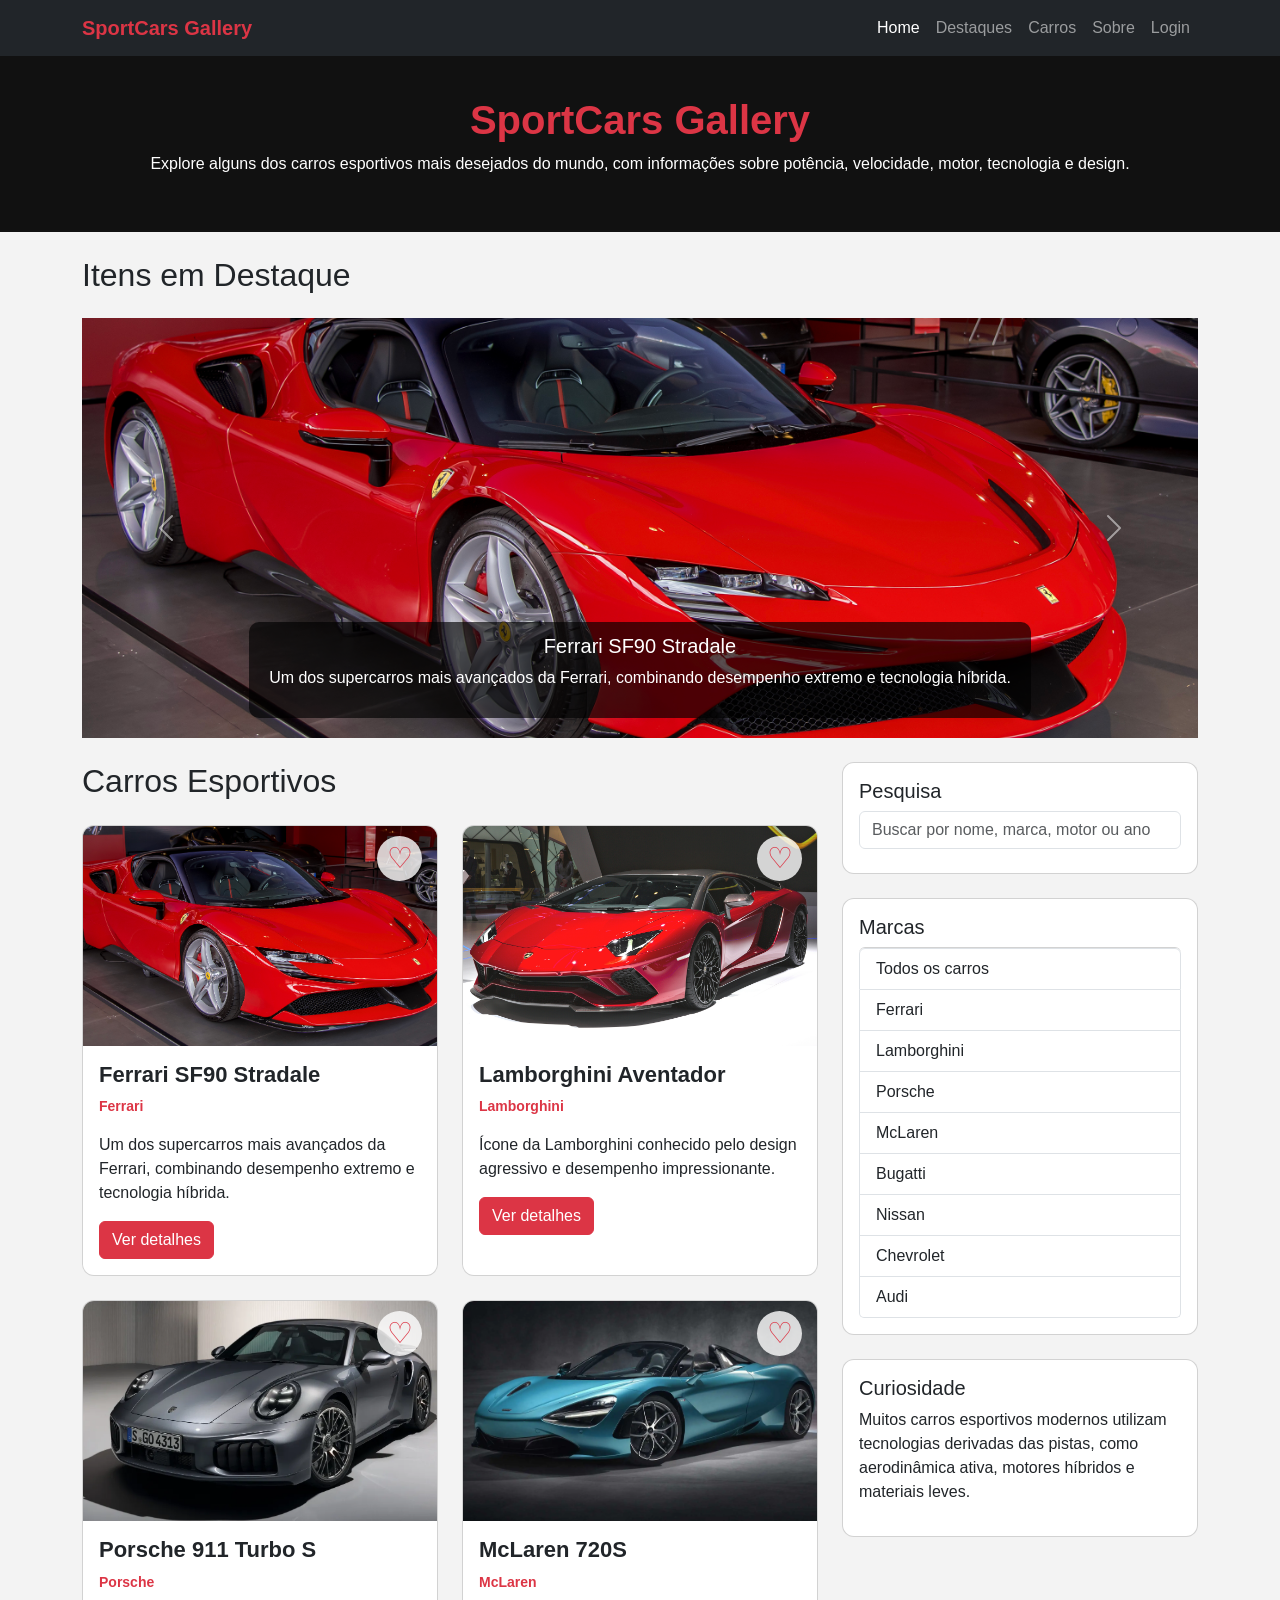
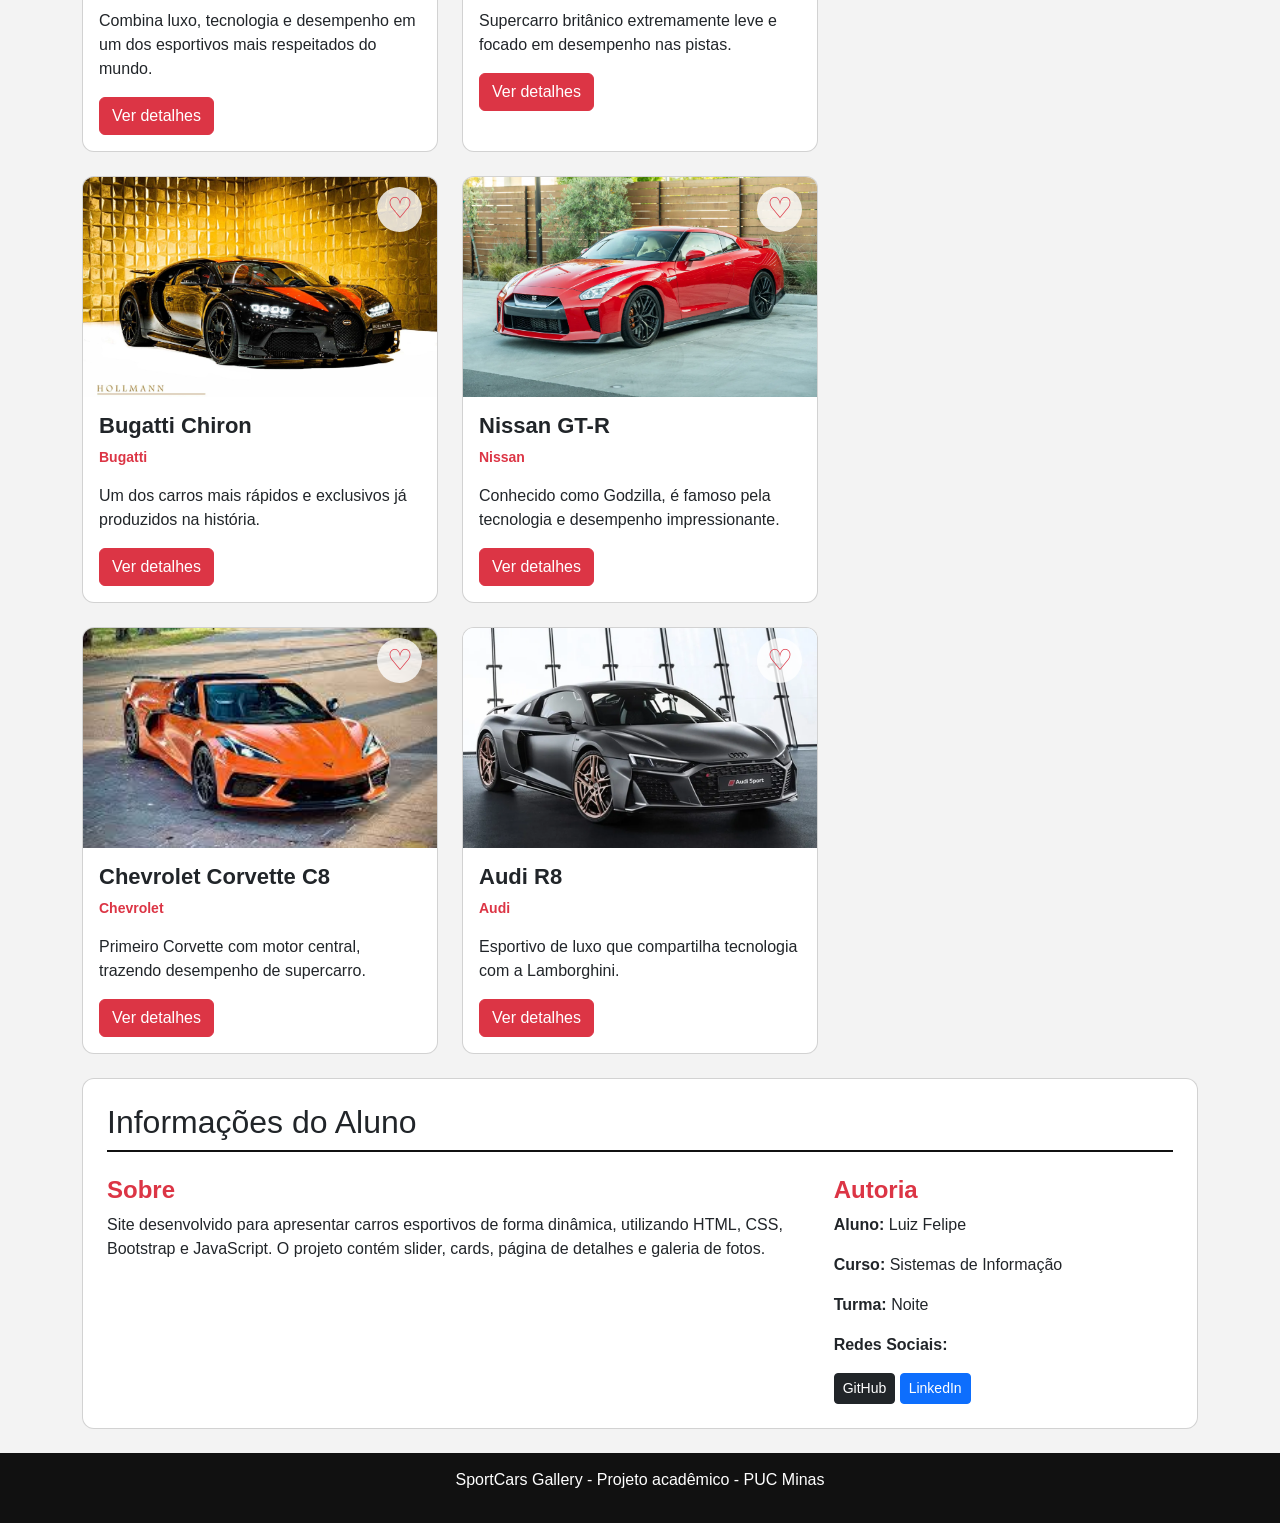
<file: index.html>
<!DOCTYPE html>
<html lang="pt-BR">
<head>
  <meta charset="UTF-8">
  <meta name="viewport" content="width=device-width, initial-scale=1.0">
  <title>SportCars Gallery</title>

  <link href="https://cdn.jsdelivr.net/npm/bootstrap@5.3.0/dist/css/bootstrap.min.css" rel="stylesheet">
  <link rel="stylesheet" href="css/style.css">
</head>
<body>

  <header>
    <nav class="navbar navbar-expand-md navbar-dark bg-dark">
      <div class="container">
        <a class="navbar-brand text-danger fw-bold" href="index.html">SportCars Gallery</a>

        <button class="navbar-toggler" type="button" data-bs-toggle="collapse" data-bs-target="#menuPrincipal">
          <span class="navbar-toggler-icon"></span>
        </button>

        <div class="collapse navbar-collapse justify-content-end" id="menuPrincipal">
          <ul class="navbar-nav">
            <li class="nav-item"><a class="nav-link active" href="index.html">Home</a></li>
            <li class="nav-item"><a class="nav-link" href="#destaques">Destaques</a></li>
            <li class="nav-item"><a class="nav-link" href="#carros">Carros</a></li>
            <li class="nav-item"><a class="nav-link" href="#sobre">Sobre</a></li>
            
            <li class="nav-item d-none" id="nav-cadastro"><a class="nav-link text-warning" href="cadastro_itens.html">Cadastro (Admin)</a></li>
            <li class="nav-item d-none" id="nav-favoritos"><a class="nav-link text-danger" href="favoritos.html">Favoritos</a></li>
            <li class="nav-item" id="nav-login"><a class="nav-link" href="login.html">Login</a></li>
            <li class="nav-item d-none" id="nav-logout"><a class="nav-link" href="#" onclick="fazerLogout()">Logout</a></li>
          </ul>
        </div>
      </div>
    </nav>
  </header>

  <main>

    <section class="introducao">
      <div class="container">
        <h1>SportCars Gallery</h1>
        <p>
          Explore alguns dos carros esportivos mais desejados do mundo, com informações sobre
          potência, velocidade, motor, tecnologia e design.
        </p>
      </div>
    </section>

    <section id="destaques" class="container mt-4"></section>

    <div class="container mt-4">
      <div class="row">

        <main class="col-md-8">
          <section id="carros">
            <h2 class="mb-4">Carros Esportivos</h2>
            <div class="row g-4" id="lista-posts"></div>
          </section>
        </main>

        <aside class="col-md-4">
          <div class="card p-3 mb-4">
            <h5>Pesquisa</h5>
            <input
  type="text"
  id="campo-pesquisa"
  class="form-control mb-2"
  placeholder="Buscar por nome, marca, motor ou ano">
          </div>

          <div class="card p-3 mb-4">
            <h5>Marcas</h5>
            <ul class="list-group">
                <li class="list-group-item marca-filtro" data-marca="Todos">Todos os carros</li>
                <li class="list-group-item marca-filtro" data-marca="Ferrari">Ferrari</li>
                <li class="list-group-item marca-filtro" data-marca="Lamborghini">Lamborghini</li>
                <li class="list-group-item marca-filtro" data-marca="Porsche">Porsche</li>
                <li class="list-group-item marca-filtro" data-marca="McLaren">McLaren</li>
                <li class="list-group-item marca-filtro" data-marca="Bugatti">Bugatti</li>
                <li class="list-group-item marca-filtro" data-marca="Nissan">Nissan</li>
                <li class="list-group-item marca-filtro" data-marca="Chevrolet">Chevrolet</li>
                <li class="list-group-item marca-filtro" data-marca="Audi">Audi</li>
            </ul>
          </div>

          <div class="card p-3 mb-4">
            <h5>Curiosidade</h5>
            <p>
              Muitos carros esportivos modernos utilizam tecnologias derivadas das pistas,
              como aerodinâmica ativa, motores híbridos e materiais leves.
            </p>
          </div>
        </aside>

      </div>
    </div>

  <section id="sobre" class="container mt-4 mb-4">
  <div class="card p-4">

    <h2>Informações do Aluno</h2>

    <div class="row mt-3">

      <div class="col-md-8">
        <h4>Sobre</h4>
        <p>
          Site desenvolvido para apresentar carros esportivos de forma dinâmica,
          utilizando HTML, CSS, Bootstrap e JavaScript. O projeto contém slider,
          cards, página de detalhes e galeria de fotos.
        </p>
      </div>

      <div class="col-md-4">
        <h4>Autoria</h4>

        <p><strong>Aluno:</strong> Luiz Felipe</p>
        <p><strong>Curso:</strong> Sistemas de Informação</p>
        <p><strong>Turma:</strong> Noite</p>

        <p><strong>Redes Sociais:</strong></p>
        <a href="https://github.com/luizfelipee24423-a11y" class="btn btn-dark btn-sm" target="_blank">GitHub</a>
        <a href="https://www.linkedin.com/in/luizfbrito/" class="btn btn-primary btn-sm" target="_blank">LinkedIn</a>
      </div>

    </div>

  </div>
</section>

  </main>

  <footer class="rodape">
    <p>SportCars Gallery - Projeto acadêmico - PUC Minas</p>
  </footer>

  <script src="https://cdn.jsdelivr.net/npm/bootstrap@5.3.0/dist/js/bootstrap.bundle.min.js"></script>
  <script src="js/app.js"></script>

</body>
</html>
</file>
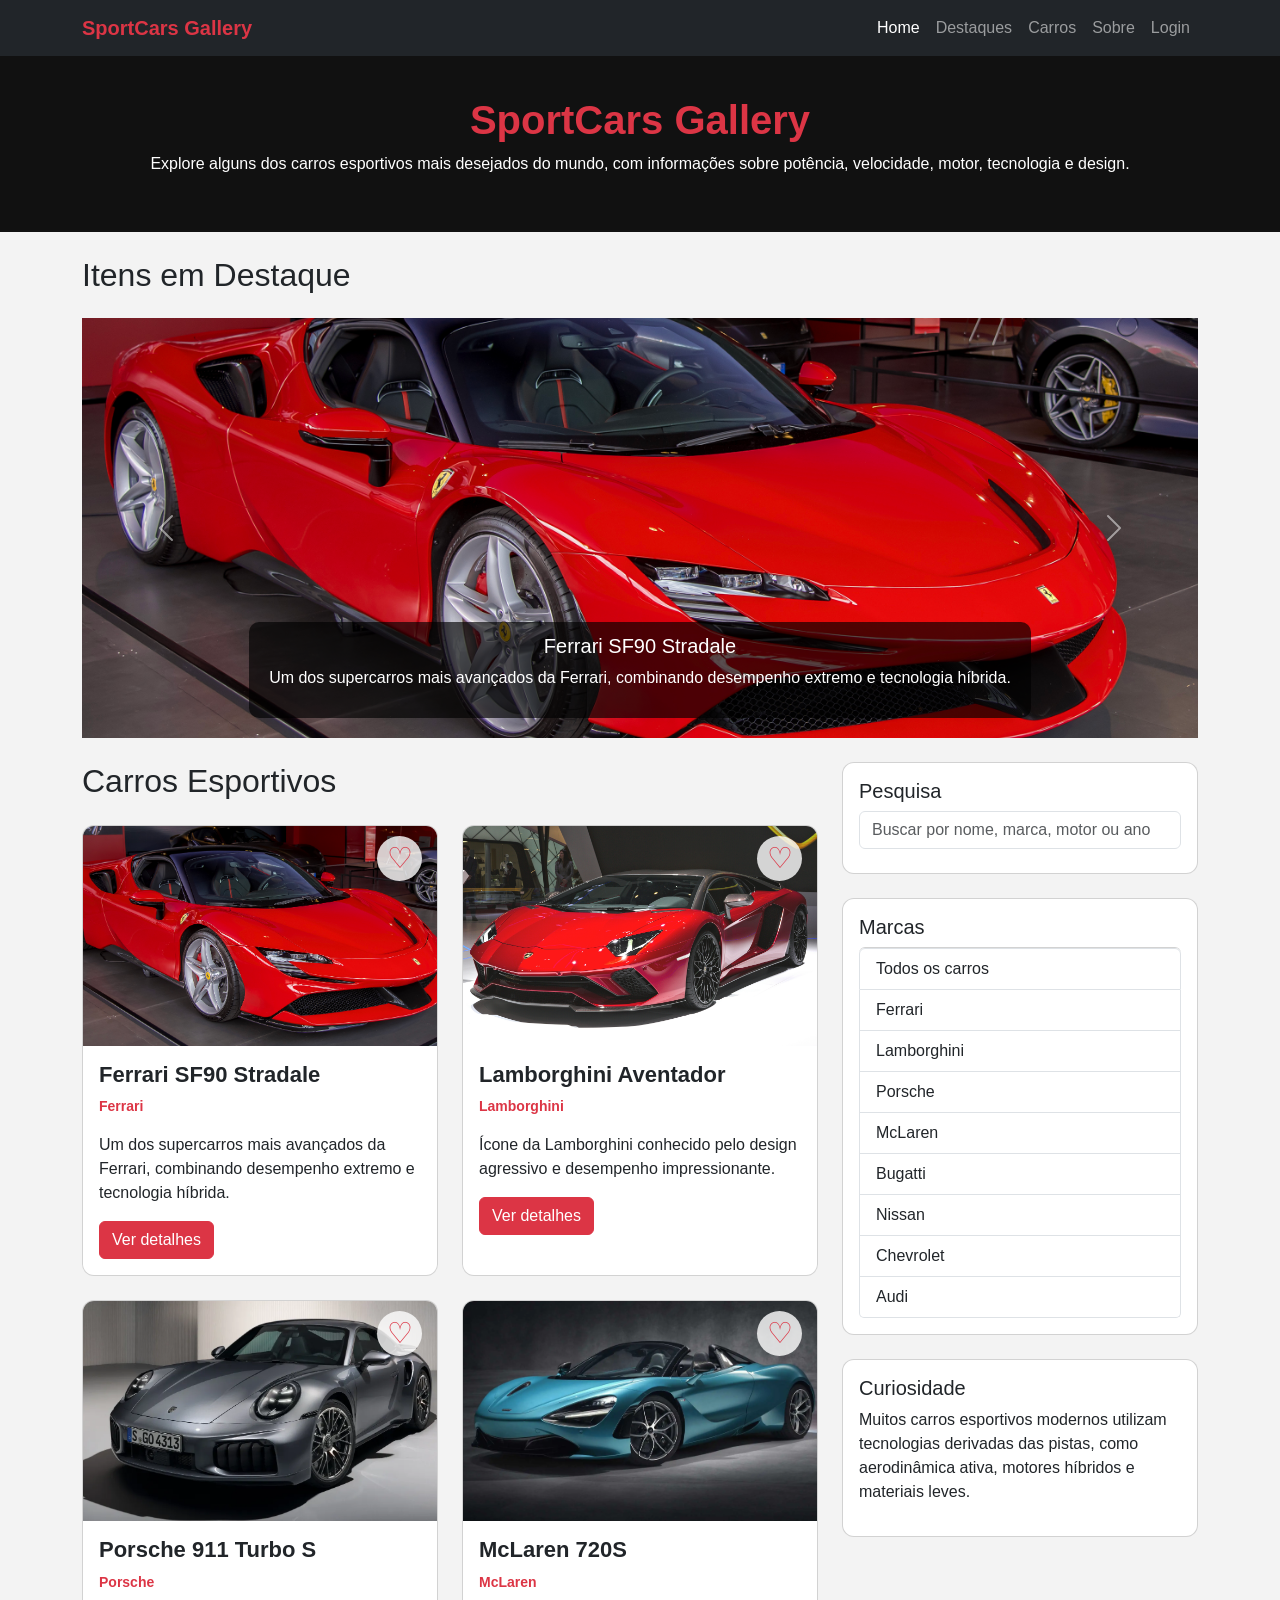
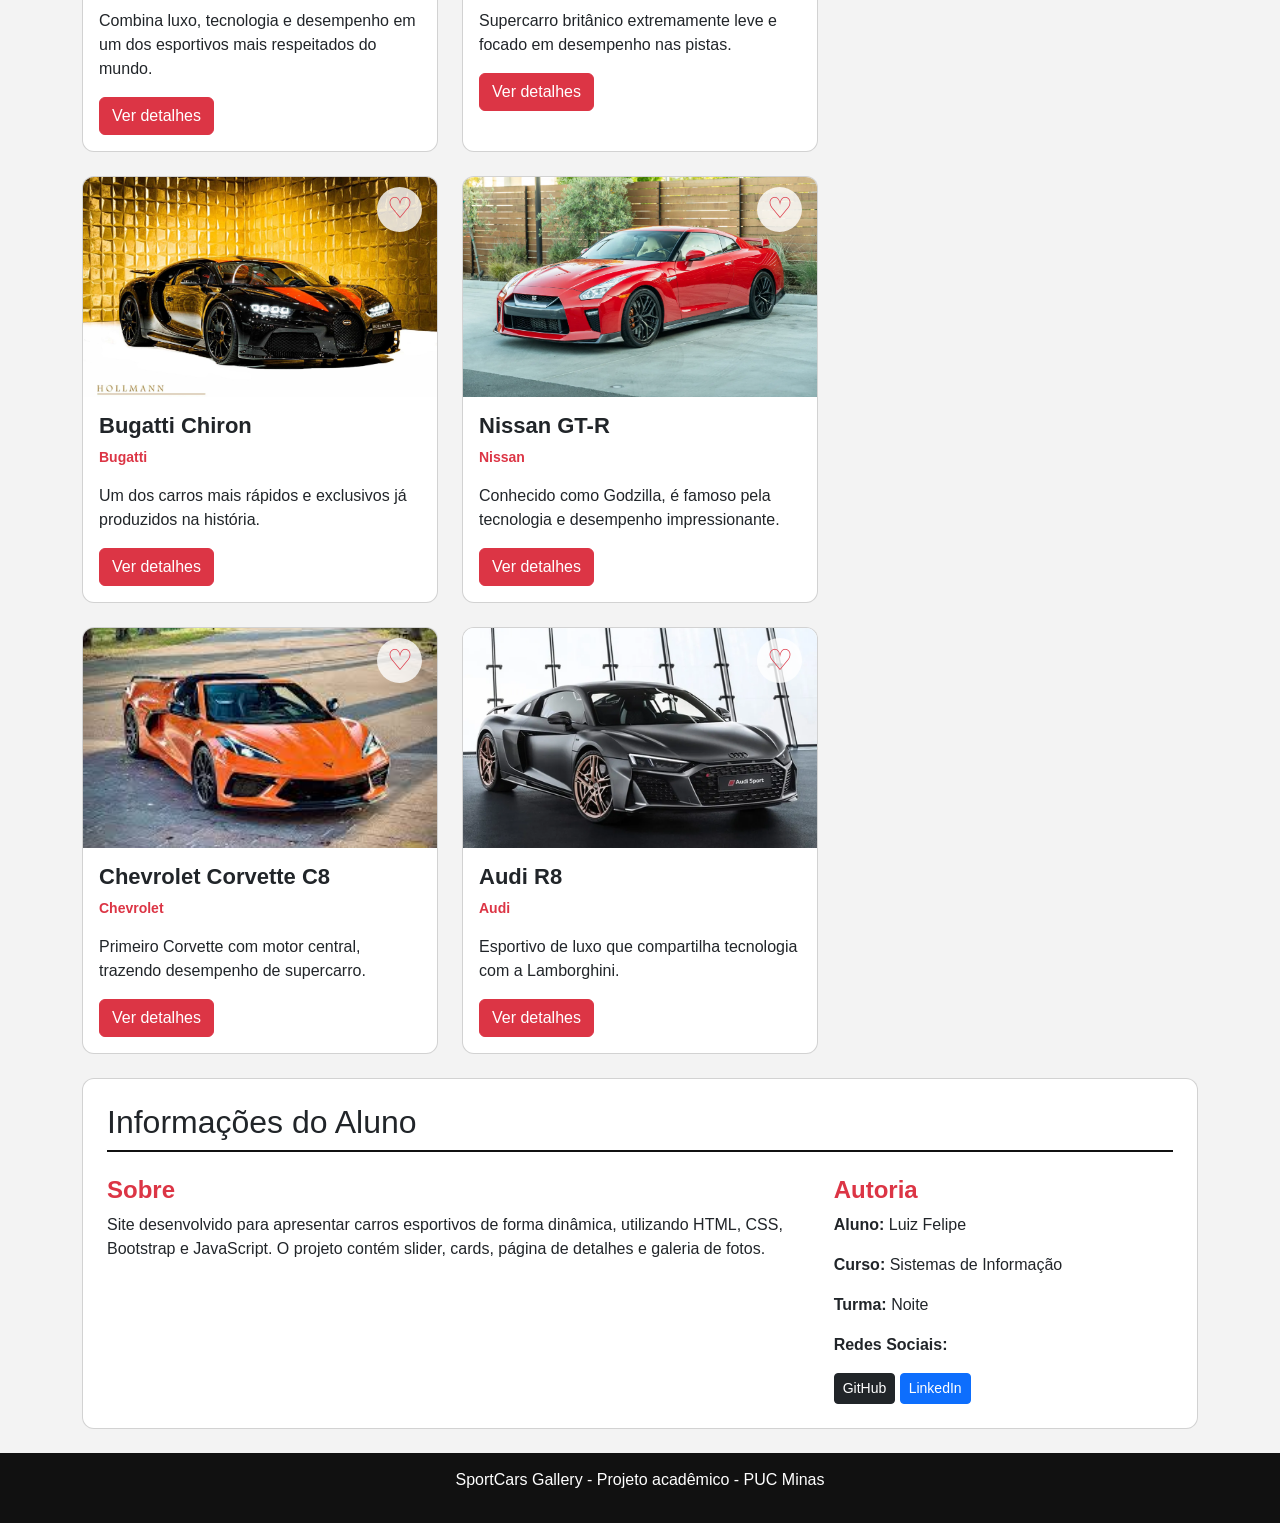
<file: cadastro_itens.html>
<!DOCTYPE html>
<html lang="pt-BR">
<head>
  <meta charset="UTF-8">
  <meta name="viewport" content="width=device-width, initial-scale=1.0">
  <title>CRUD de Carros - Admin</title>
  <link href="https://cdn.jsdelivr.net/npm/bootstrap@5.3.0/dist/css/bootstrap.min.css" rel="stylesheet">
  <link rel="stylesheet" href="css/style.css">
</head>
<body class="d-flex flex-column min-vh-100">

  <header>
    <nav class="navbar navbar-expand-md navbar-dark bg-dark">
      <div class="container">
        <a class="navbar-brand text-danger fw-bold" href="index.html">SportCars Gallery</a>
        
        <button class="navbar-toggler" type="button" data-bs-toggle="collapse" data-bs-target="#menuAdmin">
            <span class="navbar-toggler-icon"></span>
        </button>
  
        <div class="collapse navbar-collapse justify-content-end" id="menuAdmin">
          <ul class="navbar-nav">
            <li class="nav-item"><a class="nav-link" href="index.html">Home</a></li>
            <li class="nav-item"><a class="nav-link text-warning fw-bold" href="cadastro_itens.html">Cadastro (Admin)</a></li>
            <li class="nav-item"><a class="nav-link" href="favoritos.html">Favoritos</a></li>
            <li class="nav-item"><a class="nav-link" href="#" onclick="fazerLogout()">Logout</a></li>
          </ul>
        </div>
      </div>
    </nav>
  </header>

  <main class="container mt-4 mb-5 flex-grow-1">
    <h2 class="mb-4">Gerenciamento de Carros</h2>
    
    <div class="card p-4 mb-4">
      <h4 id="titulo-form">Cadastrar Novo Carro</h4>
      <form id="form-carro">
        <input type="hidden" id="carro-id">
        <div class="row">
          <div class="col-md-6 mb-3">
            <label class="form-label">Nome do Carro</label>
            <input type="text" class="form-control" id="carro-nome" required>
          </div>
          <div class="col-md-6 mb-3">
            <label class="form-label">Marca</label>
            <input type="text" class="form-control" id="carro-marca" required>
          </div>
          <div class="col-md-3 mb-3">
            <label class="form-label">Ano</label>
            <input type="number" class="form-control" id="carro-ano" required>
          </div>
          <div class="col-md-3 mb-3">
            <label class="form-label">Potência (ex: 600 cv)</label>
            <input type="text" class="form-control" id="carro-potencia" required>
          </div>
          <div class="col-md-3 mb-3">
            <label class="form-label">Velocidade</label>
            <input type="text" class="form-control" id="carro-velocidade" required>
          </div>
          <div class="col-md-3 mb-3">
            <label class="form-label">Motor</label>
            <input type="text" class="form-control" id="carro-motor" required>
          </div>
          <div class="col-12 mb-3">
            <label class="form-label">URL da Imagem Principal</label>
            <input type="text" class="form-control" id="carro-imagem" required>
          </div>
          <div class="col-12 mb-3">
            <label class="form-label">Descrição</label>
            <textarea class="form-control" id="carro-descricao" rows="3" required></textarea>
          </div>
          <div class="col-12 mb-3 form-check ms-3">
            <input type="checkbox" class="form-check-input" id="carro-destaque">
            <label class="form-check-label">Aparecer no Carrossel de Destaques?</label>
          </div>
        </div>
        <button type="submit" class="btn btn-success">Salvar Carro</button>
        <button type="button" class="btn btn-secondary d-none" id="btn-cancelar" onclick="cancelarEdicao()">Cancelar</button>
      </form>
    </div>

    <h4>Carros Cadastrados</h4>
    <div class="table-responsive">
      <table class="table table-striped table-hover">
        <thead class="table-dark">
          <tr>
            <th>ID</th>
            <th>Nome</th>
            <th>Marca</th>
            <th>Destaque</th>
            <th>Ações</th>
          </tr>
        </thead>
        <tbody id="tabela-carros">
          </tbody>
      </table>
    </div>
  </main>

  <footer class="rodape mt-auto">
    <p>SportCars Gallery - Projeto acadêmico - PUC Minas</p>
  </footer>

  <script src="https://cdn.jsdelivr.net/npm/bootstrap@5.3.0/dist/js/bootstrap.bundle.min.js"></script>
  <script src="js/app.js"></script>
  
  <script>
    
    const adminLogado = JSON.parse(sessionStorage.getItem('usuarioLogado'));
    if (!adminLogado || !adminLogado.admin) {
      alert("Acesso restrito a administradores.");
      window.location.href = 'index.html';
    }

    let carrosBase = JSON.parse(localStorage.getItem('carros')) || [];

    function renderizarTabela() {
      const tbody = document.getElementById('tabela-carros');
      tbody.innerHTML = '';
      
      carrosBase.forEach(carro => {
        tbody.innerHTML += `
          <tr>
            <td>${carro.id}</td>
            <td>${carro.nome}</td>
            <td>${carro.marca}</td>
            <td>${carro.destaque ? 'Sim' : 'Não'}</td>
            <td>
              <button class="btn btn-sm btn-primary" onclick="editarCarro(${carro.id})">Editar</button>
              <button class="btn btn-sm btn-danger" onclick="excluirCarro(${carro.id})">Excluir</button>
            </td>
          </tr>
        `;
      });
    }

    document.getElementById('form-carro').addEventListener('submit', function(e) {
      e.preventDefault();
      
      const idInput = document.getElementById('carro-id').value;
      
      const carroParaSalvar = {
        id: idInput ? parseInt(idInput) : Date.now(), 
        nome: document.getElementById('carro-nome').value,
        marca: document.getElementById('carro-marca').value,
        ano: document.getElementById('carro-ano').value,
        potencia: document.getElementById('carro-potencia').value,
        velocidade: document.getElementById('carro-velocidade').value,
        motor: document.getElementById('carro-motor').value,
        descricao: document.getElementById('carro-descricao').value,
        imagemPrincipal: document.getElementById('carro-imagem').value,
        destaque: document.getElementById('carro-destaque').checked,
        fotos: [] 
      };

      if (idInput) {
        
        const index = carrosBase.findIndex(c => c.id == idInput);
        
        carroParaSalvar.fotos = carrosBase[index].fotos;
        carrosBase[index] = carroParaSalvar;
      } else {
        // Cria novo
        carrosBase.push(carroParaSalvar);
      }

      localStorage.setItem('carros', JSON.stringify(carrosBase));
      renderizarTabela();
      cancelarEdicao();
      alert('Item salvo com sucesso!');
    });

    window.editarCarro = function(id) {
      const carro = carrosBase.find(c => c.id === id);
      if(carro) {
        document.getElementById('titulo-form').innerText = "Editar Carro";
        document.getElementById('carro-id').value = carro.id;
        document.getElementById('carro-nome').value = carro.nome;
        document.getElementById('carro-marca').value = carro.marca;
        document.getElementById('carro-ano').value = carro.ano;
        document.getElementById('carro-potencia').value = carro.potencia;
        document.getElementById('carro-velocidade').value = carro.velocidade;
        document.getElementById('carro-motor').value = carro.motor;
        document.getElementById('carro-descricao').value = carro.descricao;
        document.getElementById('carro-imagem').value = carro.imagemPrincipal;
        document.getElementById('carro-destaque').checked = carro.destaque;
        
        document.getElementById('btn-cancelar').classList.remove('d-none');
        window.scrollTo(0, 0);
      }
    };

    window.excluirCarro = function(id) {
      if(confirm('Tem certeza que deseja excluir este carro?')) {
        carrosBase = carrosBase.filter(c => c.id !== id);
        localStorage.setItem('carros', JSON.stringify(carrosBase));
        
       
        const todosFavoritos = JSON.parse(localStorage.getItem('favoritos')) || {};
        for (const userId in todosFavoritos) {
           todosFavoritos[userId] = todosFavoritos[userId].filter(favId => favId !== id);
        }
        localStorage.setItem('favoritos', JSON.stringify(todosFavoritos));

        renderizarTabela();
      }
    };

    window.cancelarEdicao = function() {
      document.getElementById('form-carro').reset();
      document.getElementById('carro-id').value = "";
      document.getElementById('titulo-form').innerText = "Cadastrar Novo Carro";
      document.getElementById('btn-cancelar').classList.add('d-none');
    };

    
    renderizarTabela();
  </script>
</body>
</html>
</file>
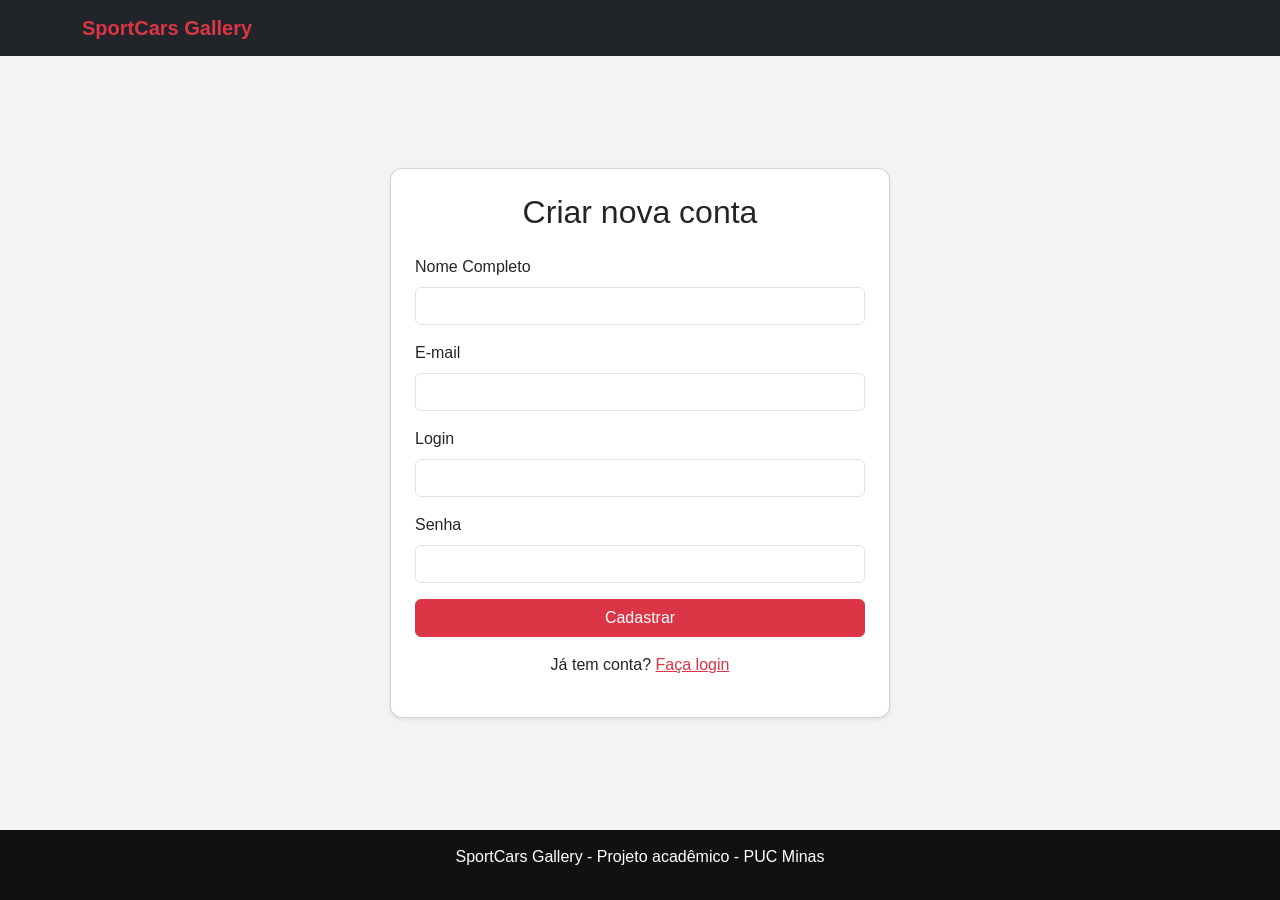
<file: cadastro_usuario.html>
<!DOCTYPE html>
<html lang="pt-BR">
<head>
  <meta charset="UTF-8">
  <meta name="viewport" content="width=device-width, initial-scale=1.0">
  <title>Cadastro de Usuário - SportCars Gallery</title>
  <link href="https://cdn.jsdelivr.net/npm/bootstrap@5.3.0/dist/css/bootstrap.min.css" rel="stylesheet">
  <link rel="stylesheet" href="css/style.css">
</head>
<body class="d-flex flex-column min-vh-100">

  <header>
    <nav class="navbar navbar-expand-md navbar-dark bg-dark">
      <div class="container">
        <a class="navbar-brand text-danger fw-bold" href="index.html">SportCars Gallery</a>
      </div>
    </nav>
  </header>

  <main class="container mt-5 mb-5 flex-grow-1 d-flex justify-content-center align-items-center">
    <div class="card p-4 shadow-sm" style="width: 100%; max-width: 500px;">
      <h2 class="text-center mb-4">Criar nova conta</h2>
      
      <form id="form-cadastro-usuario">
        <div class="mb-3">
          <label for="nome" class="form-label">Nome Completo</label>
          <input type="text" class="form-control" id="nome" required>
        </div>
        <div class="mb-3">
          <label for="email" class="form-label">E-mail</label>
          <input type="email" class="form-control" id="email" required>
        </div>
        <div class="mb-3">
          <label for="login_novo" class="form-label">Login</label>
          <input type="text" class="form-control" id="login_novo" required>
        </div>
        <div class="mb-3">
          <label for="senha_nova" class="form-label">Senha</label>
          <input type="password" class="form-control" id="senha_nova" required>
        </div>
        <button type="submit" class="btn btn-danger w-100">Cadastrar</button>
      </form>
      
      <div class="mt-3 text-center">
        <p>Já tem conta? <a href="login.html" class="text-danger">Faça login</a></p>
      </div>
    </div>
  </main>

  <footer class="rodape mt-auto">
    <p>SportCars Gallery - Projeto acadêmico - PUC Minas</p>
  </footer>

  <script>
    document.getElementById('form-cadastro-usuario').addEventListener('submit', function(e) {
      e.preventDefault();
      
      const nome = document.getElementById('nome').value;
      const email = document.getElementById('email').value;
      const login = document.getElementById('login_novo').value;
      const senha = document.getElementById('senha_nova').value;
      
      const usuarios = JSON.parse(localStorage.getItem('usuarios')) || [];
      
     
      if (usuarios.some(u => u.login === login)) {
        alert('Este login já está em uso!');
        return;
      }

      const novoUsuario = {
        id: crypto.randomUUID(), 
        login: login,
        senha: senha,
        nome: nome,
        email: email,
        admin: false 
      };
      
      usuarios.push(novoUsuario);
      localStorage.setItem('usuarios', JSON.stringify(usuarios));
      
      alert('Cadastro realizado com sucesso! Faça login para continuar.');
      window.location.href = 'login.html';
    });
  </script>
</body>
</html>
</file>
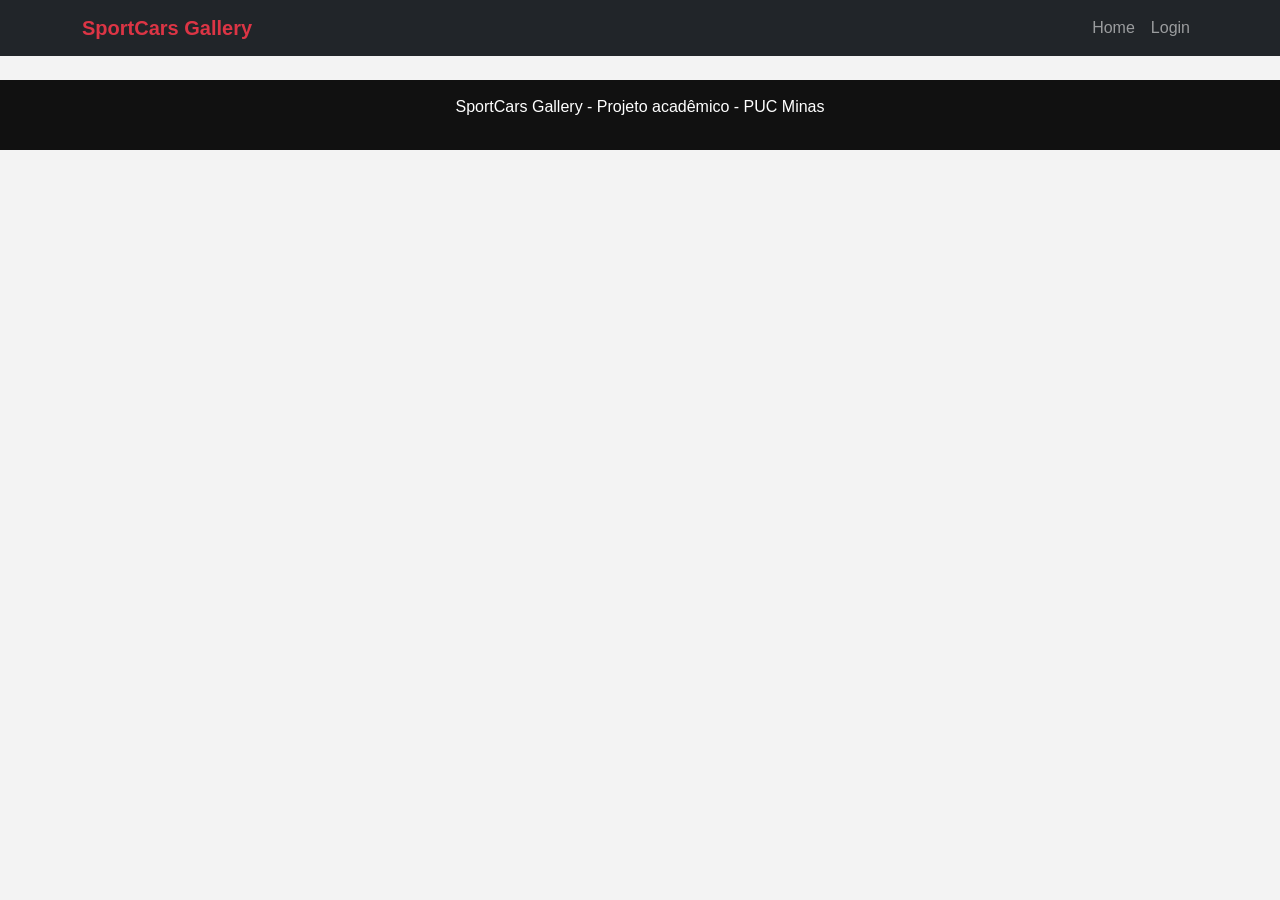
<file: detalhes.html>
<!DOCTYPE html>
<html lang="pt-BR">
<head>
  <meta charset="UTF-8">
  <meta name="viewport" content="width=device-width, initial-scale=1.0">
  <title>Detalhes - SportCars Gallery</title>

  <link href="https://cdn.jsdelivr.net/npm/bootstrap@5.3.0/dist/css/bootstrap.min.css" rel="stylesheet">
  <link rel="stylesheet" href="css/style.css">
</head>
<body>

  <header>
    <nav class="navbar navbar-expand-md navbar-dark bg-dark">
      <div class="container">
        <a class="navbar-brand text-danger fw-bold" href="index.html">SportCars Gallery</a>
        
        <button class="navbar-toggler" type="button" data-bs-toggle="collapse" data-bs-target="#menuPrincipalDetalhes">
            <span class="navbar-toggler-icon"></span>
          </button>
  
          <div class="collapse navbar-collapse justify-content-end" id="menuPrincipalDetalhes">
            <ul class="navbar-nav">
              <li class="nav-item"><a class="nav-link" href="index.html">Home</a></li>
              
              <li class="nav-item d-none" id="nav-cadastro"><a class="nav-link text-warning" href="cadastro_itens.html">Cadastro (Admin)</a></li>
              <li class="nav-item d-none" id="nav-favoritos"><a class="nav-link text-danger" href="favoritos.html">Favoritos</a></li>
              <li class="nav-item" id="nav-login"><a class="nav-link" href="login.html">Login</a></li>
              <li class="nav-item d-none" id="nav-logout"><a class="nav-link" href="#" onclick="fazerLogout()">Logout</a></li>
            </ul>
          </div>
      </div>
    </nav>
  </header>

  <main class="container mt-4 mb-4">
    <section id="detalhes-post"></section>
  </main>

  <footer class="rodape">
    <p>SportCars Gallery - Projeto acadêmico - PUC Minas</p>
  </footer>
  
  <script src="https://cdn.jsdelivr.net/npm/bootstrap@5.3.0/dist/js/bootstrap.bundle.min.js"></script>
  <script src="js/app.js"></script>
</body>
</html>
</file>
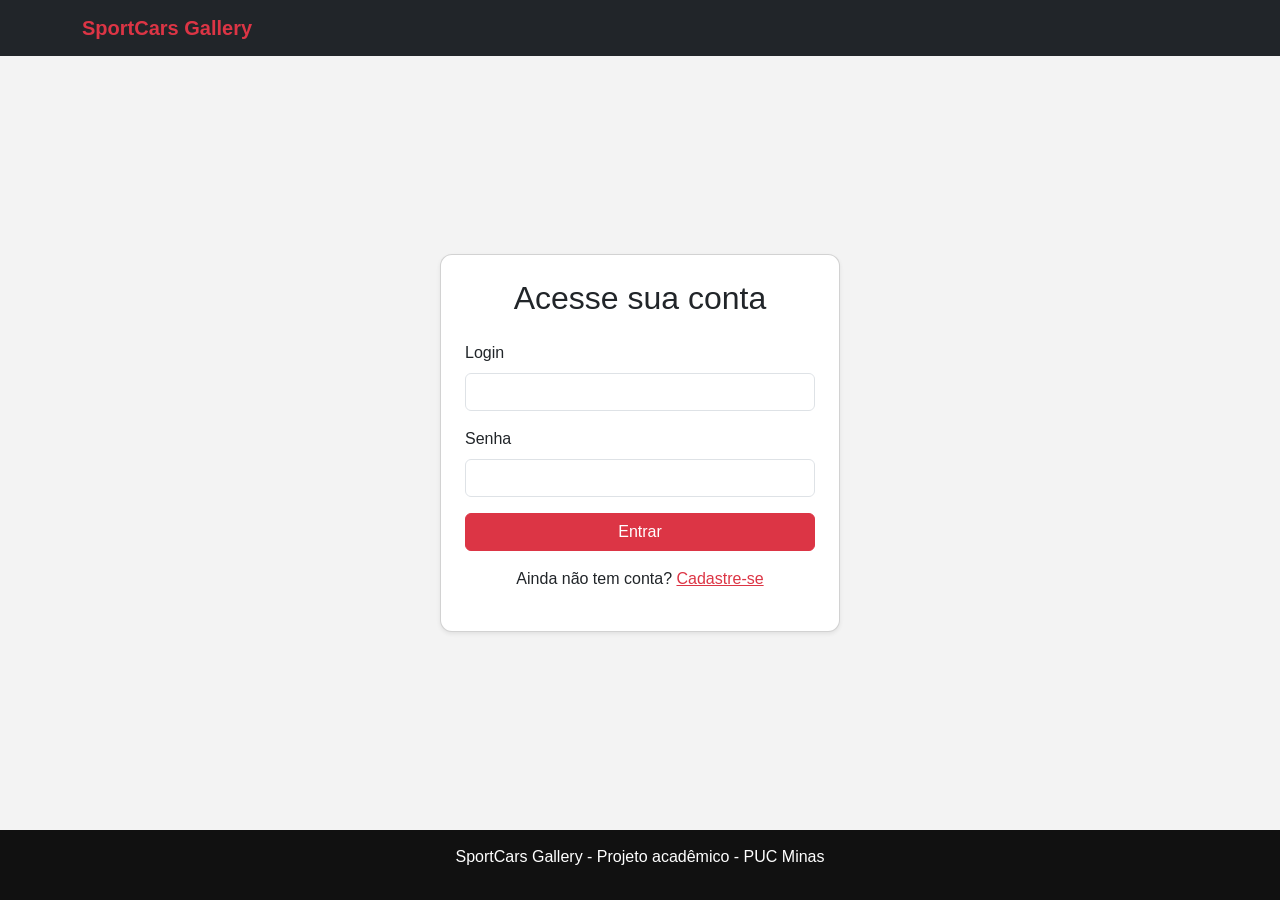
<file: favoritos.html>
<!DOCTYPE html>
<html lang="pt-BR">
<head>
  <meta charset="UTF-8">
  <meta name="viewport" content="width=device-width, initial-scale=1.0">
  <title>Meus Favoritos - SportCars Gallery</title>
  <link href="https://cdn.jsdelivr.net/npm/bootstrap@5.3.0/dist/css/bootstrap.min.css" rel="stylesheet">
  <link rel="stylesheet" href="css/style.css">
</head>
<body class="d-flex flex-column min-vh-100">

  <header>
    <nav class="navbar navbar-expand-md navbar-dark bg-dark">
      <div class="container">
        <a class="navbar-brand text-danger fw-bold" href="index.html">SportCars Gallery</a>
        
        <button class="navbar-toggler" type="button" data-bs-toggle="collapse" data-bs-target="#menuPrincipalFavs">
            <span class="navbar-toggler-icon"></span>
        </button>
  
        <div class="collapse navbar-collapse justify-content-end" id="menuPrincipalFavs">
          <ul class="navbar-nav">
            <li class="nav-item"><a class="nav-link" href="index.html">Home</a></li>
            <li class="nav-item d-none" id="nav-cadastro"><a class="nav-link text-warning" href="cadastro_itens.html">Cadastro (Admin)</a></li>
            <li class="nav-item"><a class="nav-link text-danger fw-bold" href="favoritos.html">Favoritos</a></li>
            <li class="nav-item"><a class="nav-link" href="#" onclick="fazerLogout()">Logout</a></li>
          </ul>
        </div>
      </div>
    </nav>
  </header>

  <main class="container mt-4 mb-4 flex-grow-1">
    <h2 class="mb-4">Meus Itens Favoritos</h2>
    
    <div id="mensagem-vazio" class="alert alert-warning d-none text-center">
      Você ainda não possui itens favoritos cadastrados.
    </div>
    
    <div class="row g-4" id="lista-favoritos"></div>
  </main>

  <footer class="rodape mt-auto">
    <p>SportCars Gallery - Projeto acadêmico - PUC Minas</p>
  </footer>

  <script src="https://cdn.jsdelivr.net/npm/bootstrap@5.3.0/dist/js/bootstrap.bundle.min.js"></script>
  <script src="js/app.js"></script>
  
  <script>
    // 1. Bloqueia quem não tá logado
    const usuarioLogado = JSON.parse(sessionStorage.getItem('usuarioLogado'));
    if (!usuarioLogado) {
      window.location.href = 'login.html';
    }

    // 2. Renderiza apenas os favoritos
    function carregarFavoritos() {
      const todosCarros = JSON.parse(localStorage.getItem('carros')) || [];
      const todosFavoritos = JSON.parse(localStorage.getItem('favoritos')) || {};
      const meusFavsIDs = todosFavoritos[usuarioLogado.id] || [];
      
      const divLista = document.getElementById('lista-favoritos');
      const divVazio = document.getElementById('mensagem-vazio');
      
      divLista.innerHTML = '';
      
      if (meusFavsIDs.length === 0) {
        divVazio.classList.remove('d-none'); // Mostra a mensagem de vazio
      } else {
        divVazio.classList.add('d-none');
        
        // Filtra só os carros que o ID está na minha lista de favoritos
        const carrosFavoritos = todosCarros.filter(carro => meusFavsIDs.includes(carro.id));
        
        carrosFavoritos.forEach(carro => {
          divLista.innerHTML += `
            <article class="col-12 col-md-4 col-lg-3">
              <div class="card h-100 position-relative">
                <button class="btn-favorito" onclick="removerFavoritoDaTela(${carro.id})">♥</button>
                <a href="detalhes.html?id=${carro.id}">
                  <img src="${carro.imagemPrincipal}" class="card-img-top" alt="${carro.nome}">
                </a>
                <div class="card-body">
                  <h5 class="card-title"><a href="detalhes.html?id=${carro.id}" class="text-decoration-none text-dark">${carro.nome}</a></h5>
                  <p class="meta m-0">${carro.marca}</p>
                </div>
              </div>
            </article>
          `;
        });
      }
    }

    // 3. Função extra pra desmarcar direto na tela de favoritos e já sumir da lista
    window.removerFavoritoDaTela = function(carroId) {
        // Usa a função do app.js para desmarcar do banco
        toggleFavorito(carroId); 
        // Recarrega a tela na mesma hora
        carregarFavoritos();
    };

    // Ajusta o menu caso o admin entre
    if (usuarioLogado && usuarioLogado.admin) {
        document.getElementById('nav-cadastro').classList.remove('d-none');
    }

    carregarFavoritos();
  </script>
</body>
</html>
</file>
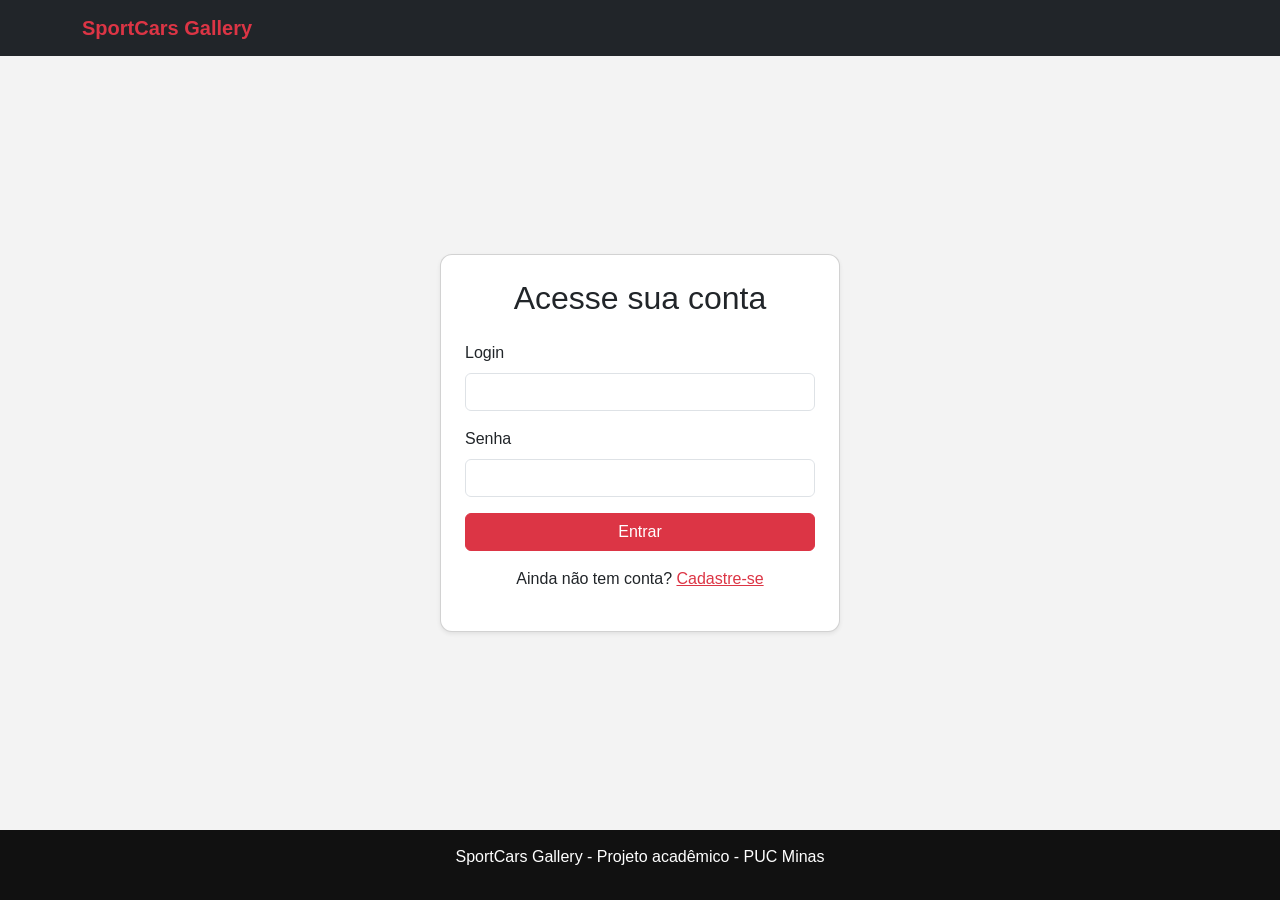
<file: login.html>
<!DOCTYPE html>
<html lang="pt-BR">
<head>
  <meta charset="UTF-8">
  <meta name="viewport" content="width=device-width, initial-scale=1.0">
  <title>Login - SportCars Gallery</title>
  <link href="https://cdn.jsdelivr.net/npm/bootstrap@5.3.0/dist/css/bootstrap.min.css" rel="stylesheet">
  <link rel="stylesheet" href="css/style.css">
</head>
<body class="d-flex flex-column min-vh-100">

  <header>
    <nav class="navbar navbar-expand-md navbar-dark bg-dark">
      <div class="container">
        <a class="navbar-brand text-danger fw-bold" href="index.html">SportCars Gallery</a>
      </div>
    </nav>
  </header>

  <main class="container mt-5 mb-5 flex-grow-1 d-flex justify-content-center align-items-center">
    <div class="card p-4 shadow-sm" style="width: 100%; max-width: 400px;">
      <h2 class="text-center mb-4">Acesse sua conta</h2>
      
      <form id="form-login">
        <div class="mb-3">
          <label for="login" class="form-label">Login</label>
          <input type="text" class="form-control" id="login" required>
        </div>
        <div class="mb-3">
          <label for="senha" class="form-label">Senha</label>
          <input type="password" class="form-control" id="senha" required>
        </div>
        <button type="submit" class="btn btn-danger w-100">Entrar</button>
      </form>
      
      <div class="mt-3 text-center">
        <p>Ainda não tem conta? <a href="cadastro_usuario.html" class="text-danger">Cadastre-se</a></p>
      </div>
    </div>
  </main>

  <footer class="rodape mt-auto">
    <p>SportCars Gallery - Projeto acadêmico - PUC Minas</p>
  </footer>

  <script>
    document.getElementById('form-login').addEventListener('submit', function(e) {
      e.preventDefault(); 
      
      const loginInp = document.getElementById('login').value;
      const senhaInp = document.getElementById('senha').value;
      
      
      const usuarios = JSON.parse(localStorage.getItem('usuarios')) || [];
      
      
      const userEncontrado = usuarios.find(u => u.login === loginInp && u.senha === senhaInp);
      
      if (userEncontrado) {
       
        sessionStorage.setItem('usuarioLogado', JSON.stringify(userEncontrado));
        window.location.href = 'index.html';
      } else {
        alert('Login ou senha incorretos! Tente "admin" e "123" ou "user" e "123".');
      }
    });
  </script>
</body>
</html>
</file>
<file: css/style.css>
body {
  background-color: #f3f3f3;
  font-family: Arial, sans-serif;
}

.introducao {
  background-color: #111;
  color: white;
  text-align: center;
  padding: 40px 20px;
}

.introducao h1 {
  color: #dc3545;
  font-weight: bold;
}

.card-img-top {
  height: 220px;
  object-fit: cover;
  object-position: center;
}

.imagem-slider {
  height: 420px;
  object-fit: cover;
  object-position: center;
}

.carousel-caption {
  background-color: rgba(0, 0, 0, 0.65);
  border-radius: 10px;
  padding: 12px;
}


.card {
  border-radius: 12px;
  overflow: hidden;
  position: relative; 
}


.btn-favorito {
  background: rgba(255, 255, 255, 0.8);
  border: none;
  font-size: 1.8rem;
  color: #dc3545;
  cursor: pointer;
  position: absolute;
  top: 10px;
  right: 15px;
  z-index: 10;
  border-radius: 50%;
  width: 45px;
  height: 45px;
  display: flex;
  align-items: center;
  justify-content: center;
  transition: 0.2s ease-in-out;
}

.btn-favorito:hover {
  transform: scale(1.1);
}

.btn-favorito-detalhes {
  background: none;
  border: none;
  font-size: 2.5rem;
  color: #dc3545;
  cursor: pointer;
}

.card-title {
  font-size: 22px;
  font-weight: bold;
}

.meta {
  font-size: 14px;
  color: #dc3545;
  font-weight: bold;
}

.rodape {
  margin-top: 20px;
  background-color: #111;
  color: white;
  text-align: center;
  padding: 15px;
}

.img-detalhe {
  max-height: 450px;
  width: 100%;
  object-fit: cover;
  object-position: center;
}

@media (max-width: 768px) {
  .imagem-slider {
    height: 260px;
  }

  .introducao {
    padding: 25px 15px;
  }
}

#sobre h2 {
  border-bottom: 2px solid #111;
  padding-bottom: 8px;
}

#sobre h4 {
  color: #dc3545;
  font-weight: bold;
}

.marca-filtro {
  cursor: pointer;
}

.marca-filtro:hover {
  background-color: #dc3545;
  color: white;
}
</file>
